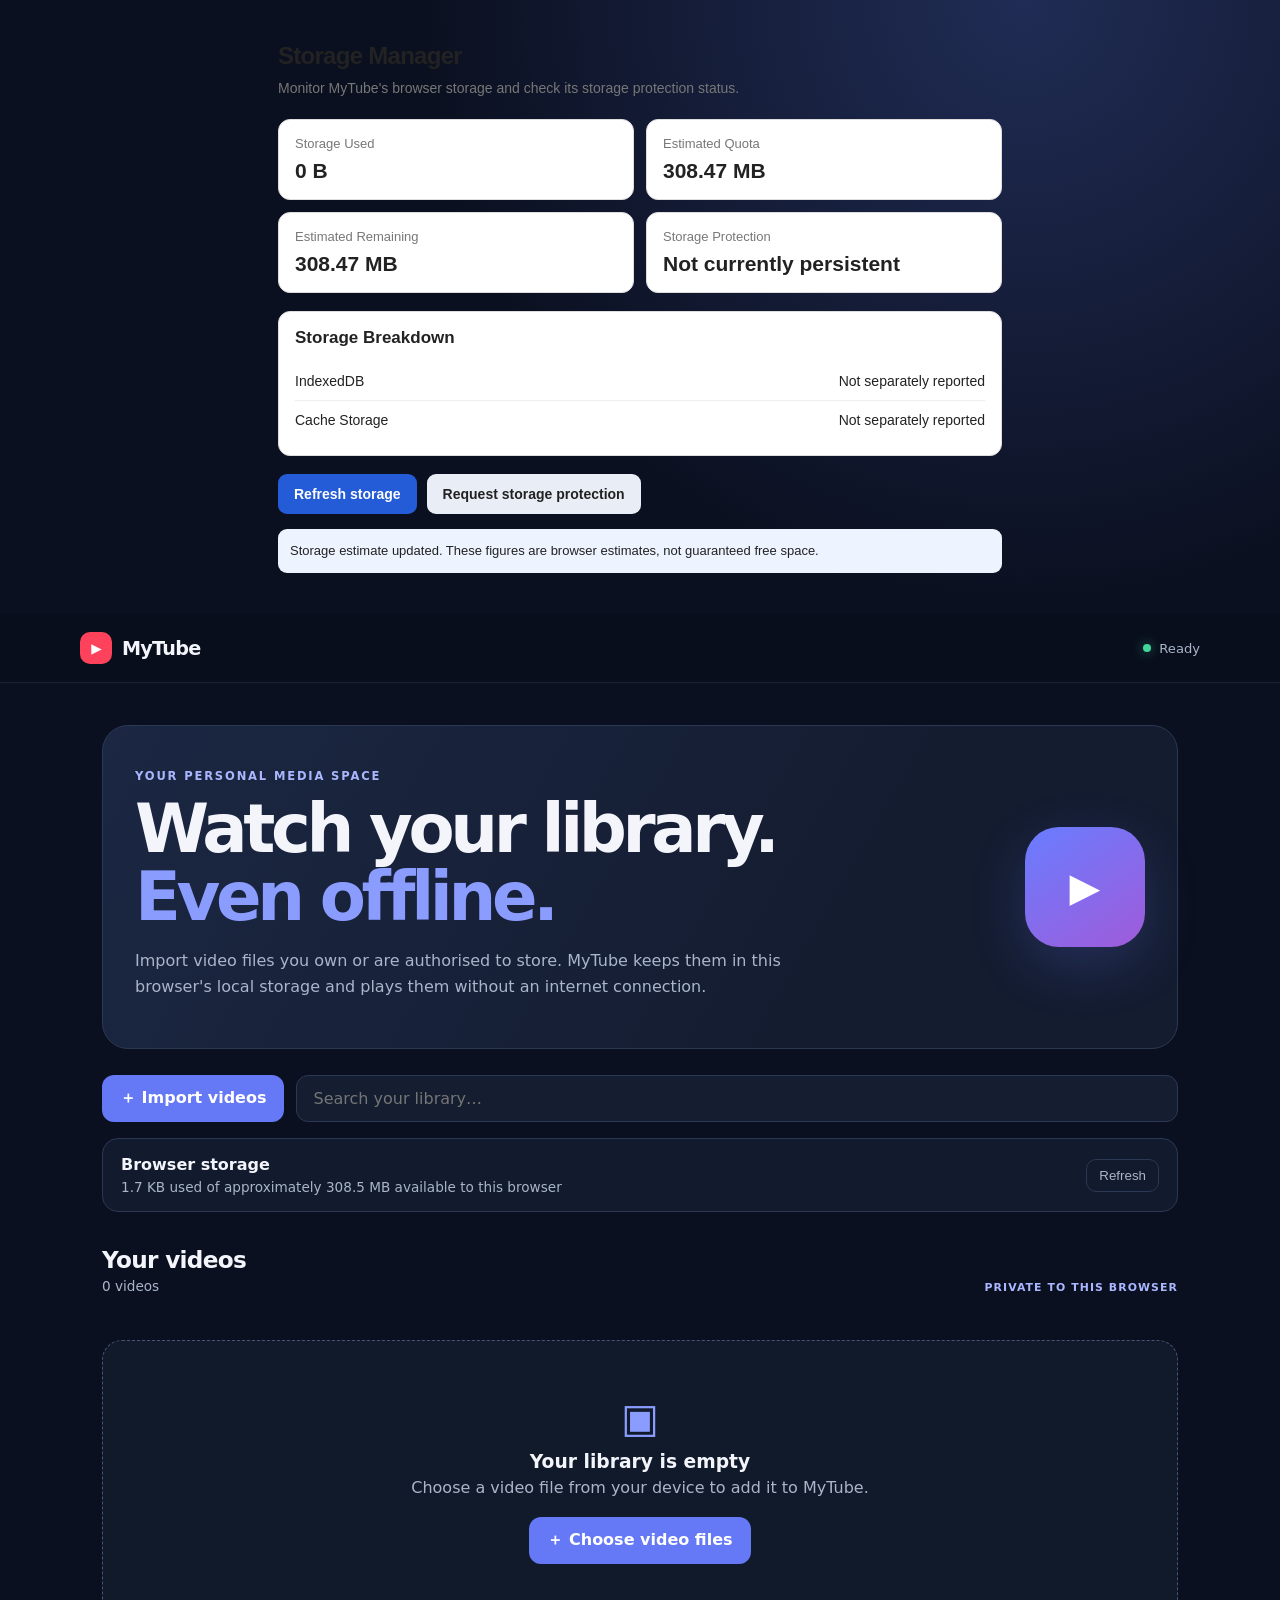
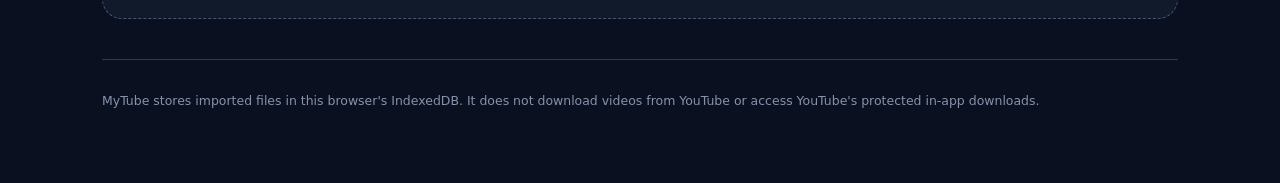
<file: index.html>
<!doctype html>
<html lang="en">
<head>
  <link rel="stylesheet" href="storage-manager.css">
  <meta charset="utf-8">
  <meta name="viewport" content="width=device-width, initial-scale=1">
  <meta name="theme-color" content="#111827">
  <meta name="description" content="A private offline video library stored in this browser.">
  <title>MyTube Offline Library</title>
  <link rel="manifest" href="./manifest.webmanifest">
  <link rel="stylesheet" href="./styles.css">
</head>
  
<body>
  <!-- MyTube Storage Manager -->

<section class="storage-manager" id="storage-manager">

  <h2>Storage Manager</h2>

  <p class="sm-description">
    Monitor MyTube's browser storage and check its storage protection status.
  </p>

  <div class="sm-grid">

    <div class="sm-card">
      <span class="sm-card-label">Storage Used</span>
      <strong class="sm-card-value" id="sm-used">Checking...</strong>
    </div>

    <div class="sm-card">
      <span class="sm-card-label">Estimated Quota</span>
      <strong class="sm-card-value" id="sm-quota">Checking...</strong>
    </div>

    <div class="sm-card">
      <span class="sm-card-label">Estimated Remaining</span>
      <strong class="sm-card-value" id="sm-available">Checking...</strong>
    </div>

    <div class="sm-card">
      <span class="sm-card-label">Storage Protection</span>
      <strong class="sm-card-value" id="sm-persistence">
        Checking...
      </strong>
    </div>

  </div>

  <div class="sm-details">

    <h3>Storage Breakdown</h3>

    <div class="sm-detail-row">
      <span>IndexedDB</span>
      <span id="sm-indexeddb">Checking...</span>
    </div>

    <div class="sm-detail-row">
      <span>Cache Storage</span>
      <span id="sm-cache">Checking...</span>
    </div>

  </div>

  <div class="sm-actions">

    <button
      type="button"
      class="sm-button"
      id="sm-refresh">
      Refresh storage
    </button>

    <button
      type="button"
      class="sm-button sm-button-secondary"
      id="sm-persist">
      Request storage protection
    </button>

  </div>

  <div
    class="sm-message"
    id="sm-message"
    role="status"
    aria-live="polite">
    Checking browser storage...
  </div>

</section>

<!-- End MyTube Storage Manager -->
  <header class="topbar">
    <a class="brand" href="./" aria-label="MyTube home"><span class="brand-mark">▶</span> MyTube</a>
    <span class="offline-indicator"><span class="dot"></span><span id="network-status">Checking connection…</span></span>
  </header>

  <main class="container">
    <section class="hero">
      <div>
        <p class="eyebrow">YOUR PERSONAL MEDIA SPACE</p>
        <h1>Watch your library.<br><span>Even offline.</span></h1>
        <p class="intro">Import video files you own or are authorised to store. MyTube keeps them in this browser's local storage and plays them without an internet connection.</p>
      </div>
      <div class="hero-icon" aria-hidden="true">▶</div>
    </section>

    <section class="toolbar" aria-label="Library controls">
      <label class="import-button" for="video-picker">＋ Import videos</label>
      <input id="video-picker" type="file" accept="video/*,.mp4,.webm,.m4v,.mov,.mkv" multiple hidden>
      <input id="search" class="search" type="search" placeholder="Search your library…" aria-label="Search videos">
    </section>

    <section class="storage-panel">
      <div>
        <strong>Browser storage</strong>
        <p id="storage-info">Checking available storage…</p>
      </div>
      <button id="refresh-storage" class="quiet-button" type="button">Refresh</button>
    </section>

    <div class="section-heading">
      <div>
        <h2>Your videos</h2>
        <p id="video-count">Loading library…</p>
      </div>
      <span class="local-tag">PRIVATE TO THIS BROWSER</span>
    </div>

    <div id="message" class="message" role="status" aria-live="polite"></div>
    <section id="video-grid" class="video-grid" aria-label="Imported videos"></section>

    <section id="empty-state" class="empty-state" hidden>
      <div class="empty-icon">▣</div>
      <h3>Your library is empty</h3>
      <p>Choose a video file from your device to add it to MyTube.</p>
      <label class="import-button" for="video-picker">＋ Choose video files</label>
    </section>

    <footer>
      <p>MyTube stores imported files in this browser's IndexedDB. It does not download videos from YouTube or access YouTube's protected in-app downloads.</p>
    </footer>
  </main>

  <script src="./storage-manager.js" defer></script> <script src="./app.js" defer></script>
</body>
</html>
</file>
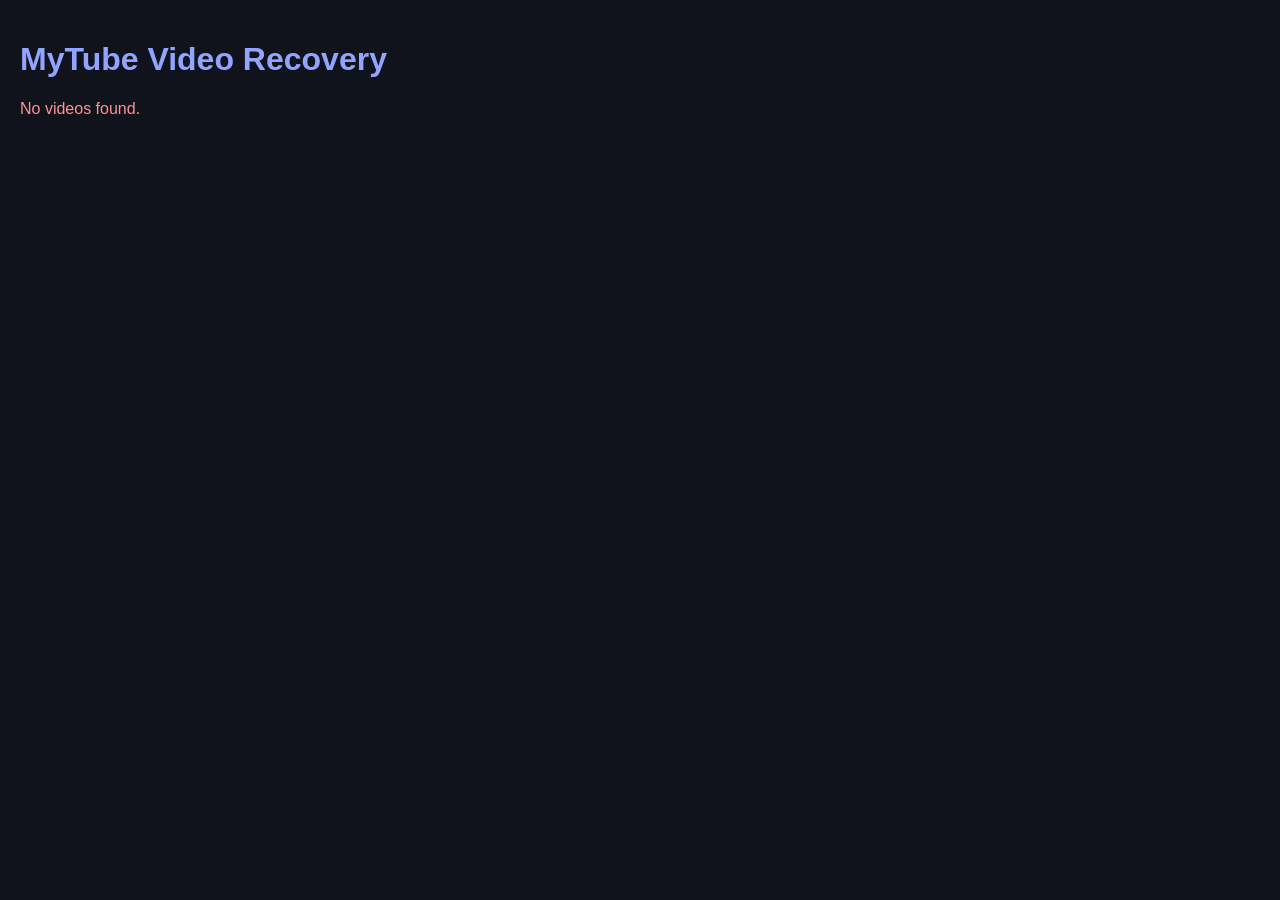
<file: playback-check.html>
<!DOCTYPE html>
<html lang="en">
<head>
  <meta charset="UTF-8">
  <meta name="viewport" content="width=device-width, initial-scale=1">
  <title>MyTube - Video Recovery Test</title>

  <style>
    body {
      margin: 0;
      padding: 20px;
      background: #10131c;
      color: white;
      font-family: Arial, sans-serif;
    }

    h1 {
      color: #91a4ff;
    }

    .video-card {
      background: #202638;
      padding: 16px;
      margin: 20px 0;
      border-radius: 12px;
    }

    video {
      width: 100%;
      max-height: 300px;
      background: black;
      border-radius: 8px;
    }

    .status {
      color: #83e6a5;
    }

    .error {
      color: #ff9292;
    }
  </style>
</head>

<body>

  <h1>MyTube Video Recovery</h1>

  <p id="status">Checking your original video database...</p>

  <div id="video-list"></div>

  <script>
    const DB_NAME = "mytube-library";
    const STORE_NAME = "videos";

    const status = document.getElementById("status");
    const videoList = document.getElementById("video-list");

    const videoUrls = [];

    function loadVideos(db) {
      const transaction = db.transaction(
        STORE_NAME,
        "readonly"
      );

      const store = transaction.objectStore(STORE_NAME);
      const request = store.openCursor();

      let count = 0;

      request.onsuccess = event => {
        const cursor = event.target.result;

        if (!cursor) return;

        const record = cursor.value;

        count++;

        const card = document.createElement("div");
        card.className = "video-card";

        const heading = document.createElement("h3");
        heading.textContent =
          "Video " + count + ": " + record.name;

        const details = document.createElement("p");
        details.textContent =
          "Size: " +
          (record.file?.size
            ? (record.file.size / (1024 * 1024)).toFixed(2) + " MB"
            : "Unknown");

        card.append(heading, details);

        if (record.file instanceof Blob) {
          const player = document.createElement("video");

          player.controls = true;
          player.preload = "metadata";
          player.playsInline = true;

          const url = URL.createObjectURL(record.file);
          videoUrls.push(url);

          player.src = url;

          player.onerror = () => {
            details.textContent +=
              " | Playback error. The file was retrieved, but the browser could not play it.";
          };

          card.append(player);
        } else {
          const warning = document.createElement("p");
          warning.className = "error";
          warning.textContent =
            "Video file object is unavailable.";

          card.append(warning);
        }

        videoList.append(card);

        cursor.continue();
      };

      request.onerror = () => {
        status.textContent = "Could not read video records.";
        status.className = "error";
      };

      transaction.oncomplete = () => {
        status.textContent = count
          ? count + " original video record(s) retrieved successfully."
          : "No videos found.";

        status.className = count ? "status" : "error";

        db.close();
      };

      transaction.onabort = () => {
        status.textContent = "Database reading was interrupted.";
        status.className = "error";
        db.close();
      };
    }

    async function startRecoveryTest() {
      if (!indexedDB.databases) {
        status.textContent =
          "This browser does not support safe database discovery.";

        return;
      }

      try {
        const databases = await indexedDB.databases();

        const existing = databases.find(
          item => item.name === DB_NAME
        );

        if (!existing) {
          status.textContent =
            "Original database not found. No new database was created.";

          return;
        }

        const request = indexedDB.open(DB_NAME);

        request.onupgradeneeded = () => {
          request.transaction.abort();
          status.textContent =
            "Unexpected upgrade request. Aborted for safety.";
        };

        request.onerror = () => {
          status.textContent =
            "Database error: " + request.error;

        };

        request.onsuccess = () => {
          const db = request.result;

          if (!db.objectStoreNames.contains(STORE_NAME)) {
            status.textContent = "Videos store not found.";
            db.close();
            return;
          }

          loadVideos(db);
        };

      } catch (error) {
        status.textContent =
          "Recovery test failed: " + error.message;
      }
    }

    window.addEventListener("beforeunload", () => {
      videoUrls.forEach(url => URL.revokeObjectURL(url));
    });

    startRecoveryTest();
  </script>

</body>
</html>
</file>
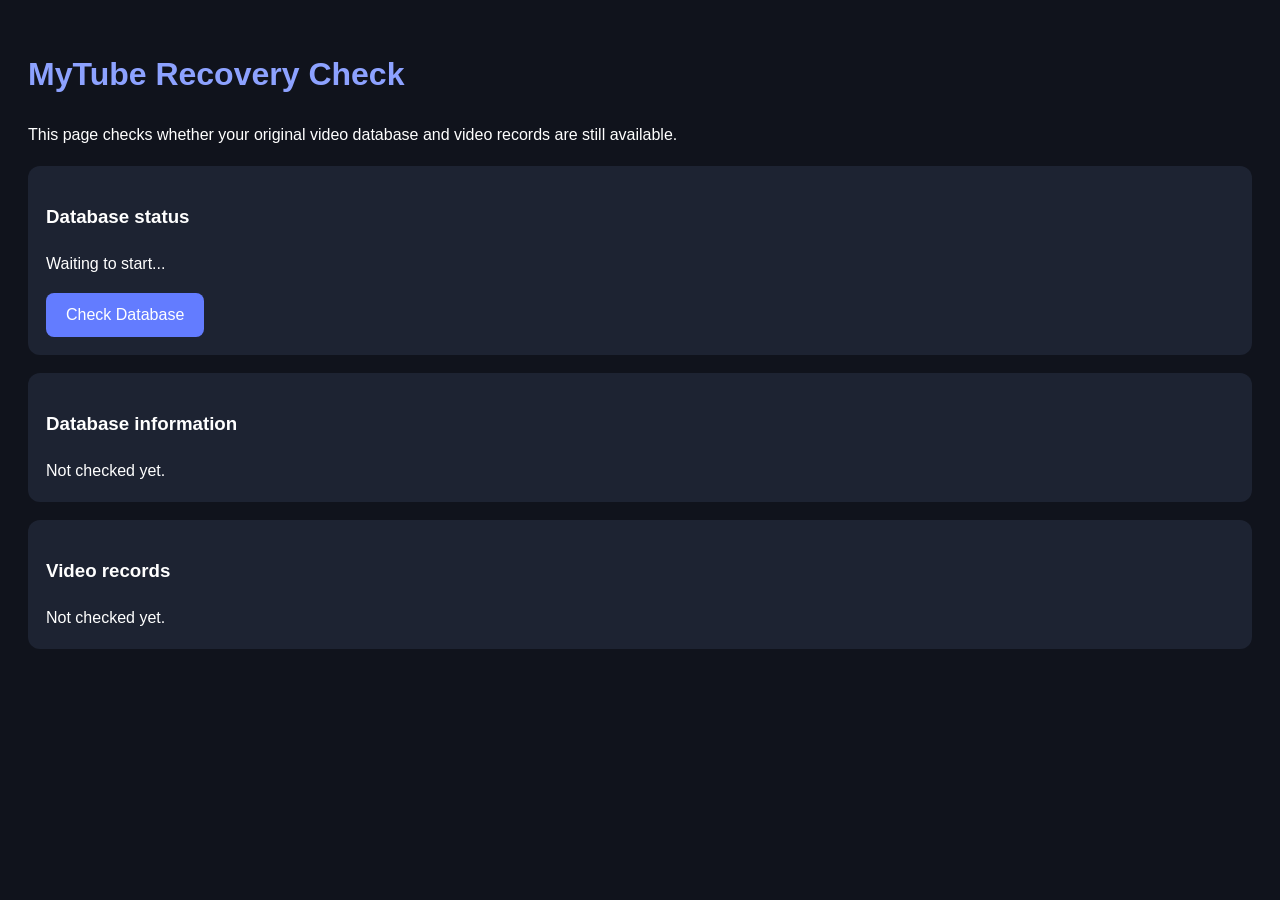
<file: recovery-check.html>
<!DOCTYPE html>
<html lang="en">
<head>
  <meta charset="UTF-8">
  <meta name="viewport" content="width=device-width, initial-scale=1.0">
  <title>MyTube - Recovery Check</title>

  <style>
    body {
      font-family: Arial, sans-serif;
      background: #10131c;
      color: #ffffff;
      padding: 20px;
      line-height: 1.6;
    }

    h1 {
      color: #8da2ff;
    }

    .panel {
      background: #1d2332;
      padding: 18px;
      border-radius: 12px;
      margin-top: 18px;
      overflow-wrap: anywhere;
    }

    button {
      background: #637cff;
      color: white;
      border: none;
      padding: 13px 20px;
      border-radius: 8px;
      font-size: 16px;
      cursor: pointer;
    }

    .video {
      border-bottom: 1px solid #42495a;
      padding: 12px 0;
    }

    .success {
      color: #76e6a1;
    }

    .error {
      color: #ff9292;
    }

    .warning {
      color: #ffd477;
    }
  </style>
</head>

<body>

  <h1>MyTube Recovery Check</h1>

  <p>
    This page checks whether your original video database
    and video records are still available.
  </p>

  <div class="panel">
    <h3>Database status</h3>
    <p id="status">Waiting to start...</p>
    <button id="check-button">Check Database</button>
  </div>

  <div class="panel">
    <h3>Database information</h3>
    <div id="database-info">Not checked yet.</div>
  </div>

  <div class="panel">
    <h3>Video records</h3>
    <div id="video-list">Not checked yet.</div>
  </div>

  <script>
    const DB_NAME = "mytube-library";
    const STORE_NAME = "videos";

    const status = document.getElementById("status");
    const databaseInfo = document.getElementById("database-info");
    const videoList = document.getElementById("video-list");
    const checkButton = document.getElementById("check-button");

    function showStatus(message, className = "") {
      status.className = className;
      status.textContent = message;
    }

    function formatBytes(bytes) {
      if (!Number.isFinite(bytes)) return "Unknown";

      const units = ["B", "KB", "MB", "GB", "TB"];
      let value = bytes;
      let unit = 0;

      while (value >= 1024 && unit < units.length - 1) {
        value /= 1024;
        unit++;
      }

      return value.toFixed(2) + " " + units[unit];
    }

    function inspectDatabase() {
      if (!indexedDB.databases) {
        showStatus(
          "This Chrome version does not support safe database discovery.",
          "warning"
        );

        databaseInfo.textContent =
          "No database was opened. We avoided opening a possibly new database.";

        return;
      }

      showStatus("Checking existing databases...");

      indexedDB.databases()
        .then(databases => {
          const existing = databases.find(
            database => database.name === DB_NAME
          );

          if (!existing) {
            showStatus(
              "The original database was not found in this browser origin.",
              "error"
            );

            databaseInfo.textContent =
              "Database: mytube-library — Not found.";

            videoList.textContent =
              "No database was opened or created.";

            return;
          }

          databaseInfo.textContent =
            "Database: " + DB_NAME +
            " | Version: " + existing.version;

          openExistingDatabase();
        })
        .catch(error => {
          showStatus(
            "Could not inspect databases: " + error.message,
            "error"
          );
        });
    }

    function openExistingDatabase() {
      showStatus("Opening the existing database in read-only mode...");

      // No version is specified.
      // This function is only called after confirming
      // that the database already exists.

      const request = indexedDB.open(DB_NAME);

      request.onerror = () => {
        showStatus(
          "Database opening failed: " + request.error,
          "error"
        );
      };

      request.onupgradeneeded = () => {
        // Safety guard: never create or upgrade a database.
        request.transaction.abort();

        showStatus(
          "Unexpected database upgrade request. Aborted for safety.",
          "warning"
        );
      };

      request.onsuccess = () => {
        const db = request.result;

        db.onversionchange = () => db.close();

        if (!db.objectStoreNames.contains(STORE_NAME)) {
          showStatus(
            "Database exists, but the videos store is missing.",
            "warning"
          );

          videoList.textContent = "Videos store not found.";

          db.close();
          return;
        }

        readVideoRecords(db);
      };
    }

    function readVideoRecords(db) {
      let transaction;

      try {
        transaction = db.transaction(STORE_NAME, "readonly");
      } catch (error) {
        showStatus(
          "Could not read database: " + error.message,
          "error"
        );

        db.close();
        return;
      }

      const store = transaction.objectStore(STORE_NAME);
      const countRequest = store.count();
      const records = [];

      const cursorRequest = store.openCursor();

      countRequest.onerror = () => {
        showStatus("Could not count video records.", "error");
      };

      cursorRequest.onsuccess = event => {
        const cursor = event.target.result;

        if (!cursor) return;

        const record = cursor.value;

        records.push({
          name: record.name || "Unnamed video",
          size: Number(record.size) || 0,
          type: record.type || "Unknown",
          hasFile: !!record.file,
          fileSize: record.file?.size ?? null,
          id: record.id || "Unknown"
        });

        cursor.continue();
      };

      cursorRequest.onerror = () => {
        showStatus("Could not read video records.", "error");
      };

      transaction.oncomplete = () => {
        const count = countRequest.result;

        showStatus(
          "Database successfully inspected.",
          "success"
        );

        databaseInfo.textContent =
          "Database: " + DB_NAME +
          " | Videos store: " + STORE_NAME +
          " | Video records: " + count;

        videoList.replaceChildren();

        if (count === 0) {
          videoList.textContent =
            "The database exists, but contains zero video records.";
        }

        records.forEach(record => {
          const item = document.createElement("div");
          item.className = "video";

          const name = document.createElement("strong");
          name.textContent = record.name;

          const details = document.createElement("p");
          details.textContent =
            "Recorded size: " + formatBytes(record.size) +
            " | File object: " + (record.hasFile ? "Present" : "Missing") +
            " | File size: " +
            (record.fileSize === null
              ? "Unknown"
              : formatBytes(record.fileSize));

          const type = document.createElement("p");
          type.textContent = "Type: " + record.type;

          item.append(name, details, type);
          videoList.append(item);
        });

        if (count > 0) {
          const note = document.createElement("p");
          note.className = "success";
          note.textContent =
            "Video records were found. Do not modify the database.";
          videoList.append(note);
        }

        db.close();
      };

      transaction.onerror = () => {
        showStatus(
          "Database read failed: " +
          (transaction.error?.message || "Unknown error"),
          "error"
        );

        db.close();
      };

      transaction.onabort = () => {
        showStatus("Database read was aborted.", "error");
        db.close();
      };
    }

    checkButton.addEventListener("click", () => {
      checkButton.disabled = true;

      inspectDatabase();

      setTimeout(() => {
        checkButton.disabled = false;
      }, 3000);
    });
  </script>

</body>
</html>
</file>
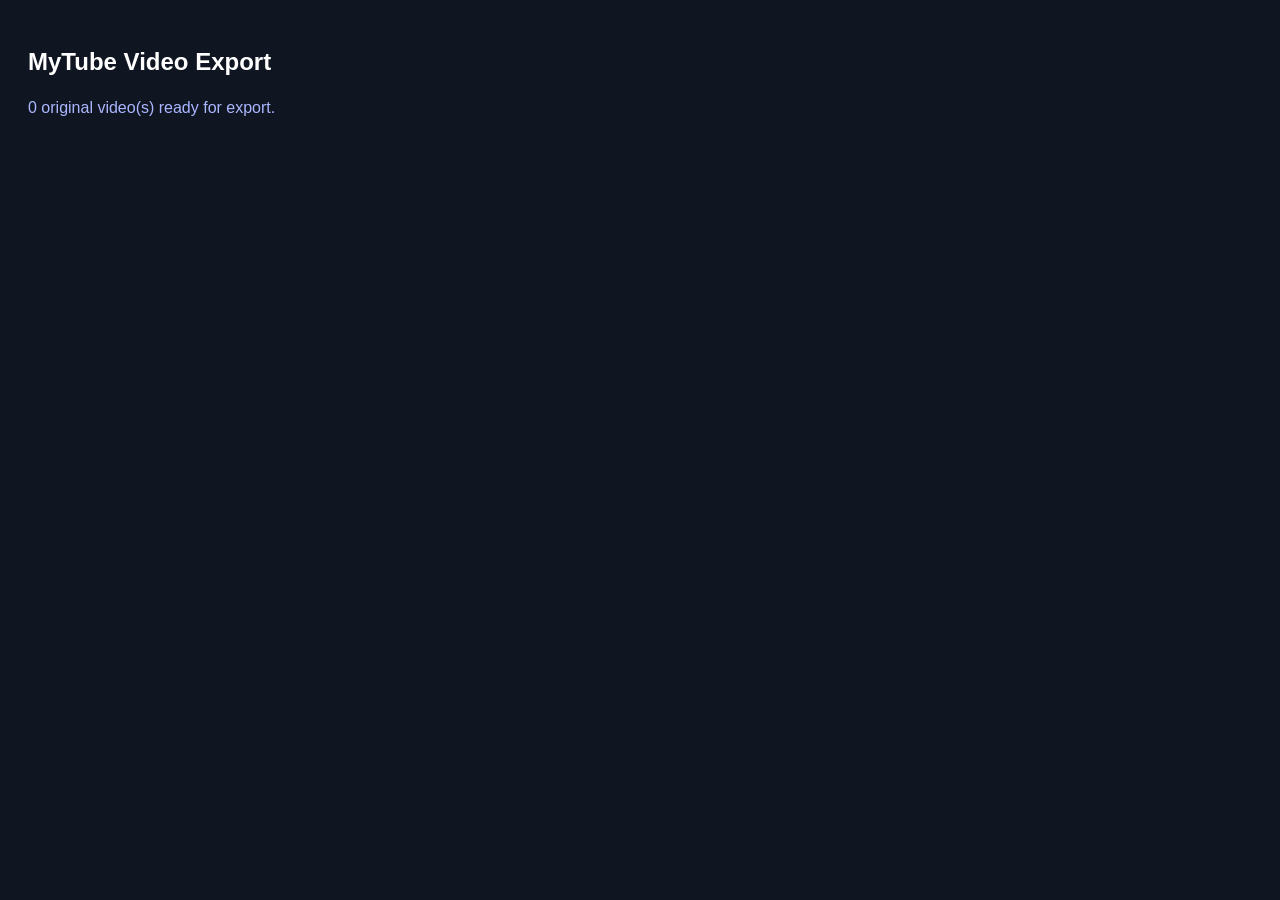
<file: video-export.html>
<!DOCTYPE html>
<html lang="en">
<head>
  <meta charset="UTF-8">
  <meta name="viewport" content="width=device-width, initial-scale=1">
  <title>MyTube Video Export</title>

  <style>
    body {
      font-family: Arial, sans-serif;
      background: #101522;
      color: white;
      padding: 20px;
    }

    .video-card {
      background: #202a3b;
      padding: 16px;
      margin: 14px 0;
      border-radius: 12px;
    }

    button {
      background: #536dfe;
      color: white;
      border: 0;
      padding: 12px 18px;
      border-radius: 8px;
      font-size: 16px;
      margin-top: 10px;
    }

    #status {
      color: #aab7ff;
      line-height: 1.5;
    }
  </style>
</head>

<body>
  <h2>MyTube Video Export</h2>

  <p id="status">Checking your original videos...</p>
  <div id="video-list"></div>

  <script>
    const DB_NAME = "mytube-library";
    const STORE_NAME = "videos";

    const status = document.getElementById("status");
    const list = document.getElementById("video-list");

    function formatBytes(bytes) {
      return (bytes / (1024 * 1024)).toFixed(2) + " MB";
    }

    async function loadVideos() {
      try {
        if (!indexedDB.databases) {
          status.textContent =
            "This browser cannot safely check the existing database.";
          return;
        }

        const databases = await indexedDB.databases();

        const exists = databases.some(
          database => database.name === DB_NAME
        );

        if (!exists) {
          status.textContent = "MyTube database not found.";
          return;
        }

        const request = indexedDB.open(DB_NAME);

        request.onupgradeneeded = () => {
          request.transaction.abort();
        };

        request.onerror = () => {
          status.textContent = "Could not open the existing database.";
        };

        request.onsuccess = () => {
          const db = request.result;

          if (!db.objectStoreNames.contains(STORE_NAME)) {
            status.textContent = "Videos store not found.";
            db.close();
            return;
          }

          const transaction = db.transaction(
            STORE_NAME,
            "readonly"
          );

          const store = transaction.objectStore(STORE_NAME);
          const cursorRequest = store.openCursor();

          let found = 0;

          cursorRequest.onsuccess = () => {
            const cursor = cursorRequest.result;

            if (!cursor) {
              status.textContent =
                found + " original video(s) ready for export.";

              db.close();
              return;
            }

            const record = cursor.value;

            if (record.file instanceof Blob) {
              found++;

              const card = document.createElement("div");
              card.className = "video-card";

              const name = document.createElement("h3");
              name.textContent = record.name;

              const size = document.createElement("p");
              size.textContent = formatBytes(record.file.size);

              const button = document.createElement("button");
              button.textContent = "Download original video";

              const url = URL.createObjectURL(record.file);

              button.addEventListener("click", () => {
                const link = document.createElement("a");

                link.href = url;
                link.download = record.name;

                document.body.appendChild(link);
                link.click();
                link.remove();
              });

              card.append(name, size, button);
              list.appendChild(card);
            }

            cursor.continue();
          };

          cursorRequest.onerror = () => {
            status.textContent =
              "Could not read the video records.";
            db.close();
          };
        };

      } catch (error) {
        status.textContent =
          "Export page error: " + error.message;
      }
    }

    loadVideos();
  </script>
</body>
</html>
</file>
<file: storage-manager.css>
/* MyTube Storage Manager */

.storage-manager {
  max-width: 760px;
  margin: 24px auto;
  padding: 18px;
  color: var(--text-color, #222);
  font-family: Arial, sans-serif;
}

.storage-manager h2 {
  margin: 0 0 8px;
  font-size: 24px;
}

.sm-description {
  margin: 0 0 20px;
  color: var(--secondary-text, #777);
  line-height: 1.5;
  font-size: 14px;
}

.sm-grid {
  display: grid;
  grid-template-columns: repeat(2, minmax(0, 1fr));
  gap: 12px;
}

.sm-card {
  padding: 16px;
  border: 1px solid var(--border-color, #ddd);
  border-radius: 12px;
  background: var(--card-background, #fff);
  min-width: 0;
}

.sm-card-label {
  display: block;
  margin-bottom: 8px;
  color: var(--secondary-text, #777);
  font-size: 13px;
}

.sm-card-value {
  display: block;
  font-size: 21px;
  font-weight: 700;
  overflow-wrap: anywhere;
}

.sm-details {
  margin-top: 18px;
  padding: 16px;
  border: 1px solid var(--border-color, #ddd);
  border-radius: 12px;
  background: var(--card-background, #fff);
}

.sm-details h3 {
  margin: 0 0 14px;
  font-size: 17px;
}

.sm-detail-row {
  display: flex;
  justify-content: space-between;
  align-items: center;
  gap: 12px;
  padding: 11px 0;
  border-bottom: 1px solid var(--border-color, #eee);
  font-size: 14px;
}

.sm-detail-row:last-child {
  border-bottom: 0;
}

.sm-detail-row span:last-child {
  text-align: right;
  overflow-wrap: anywhere;
}

.sm-actions {
  display: flex;
  flex-wrap: wrap;
  gap: 10px;
  margin-top: 18px;
}

.sm-button {
  border: 0;
  border-radius: 9px;
  padding: 12px 16px;
  font-size: 14px;
  font-weight: 600;
  cursor: pointer;
  background: var(--button-background, #245bd6);
  color: var(--button-text, #fff);
}

.sm-button:disabled {
  opacity: 0.6;
  cursor: not-allowed;
}

.sm-button-secondary {
  background: var(--secondary-button-background, #e9edf5);
  color: var(--text-color, #222);
}

.sm-message {
  margin-top: 15px;
  padding: 12px;
  border-radius: 9px;
  background: var(--notice-background, #eef4ff);
  color: var(--text-color, #222);
  font-size: 13px;
  line-height: 1.5;
}

.sm-message.sm-error {
  background: #fff0f0;
  color: #a32121;
}

@media (max-width: 420px) {
  .storage-manager {
    padding: 12px;
  }

  .sm-grid {
    grid-template-columns: 1fr;
  }

  .sm-card-value {
    font-size: 19px;
  }

  .sm-button {
    width: 100%;
  }
  }
</file>
<file: styles.css>
:root {
  color-scheme: dark;
  --bg: #0b1020;
  --panel: #151d31;
  --panel-2: #1b2740;
  --text: #f3f5fb;
  --muted: #aab5ca;
  --accent: #8b9cff;
  --accent-2: #6578f5;
  --border: #2b3854;
  font-family: Inter, ui-sans-serif, system-ui, -apple-system, BlinkMacSystemFont, "Segoe UI", sans-serif;
}
* { box-sizing: border-box; }
body { margin: 0; background: radial-gradient(circle at 80% 0%, #202c55 0, var(--bg) 38rem); color: var(--text); min-height: 100vh; }
.topbar { height: 68px; padding: 0 max(22px, calc((100vw - 1120px)/2)); display:flex; align-items:center; justify-content:space-between; border-bottom:1px solid rgba(255,255,255,.08); background:rgba(9,14,28,.72); }
.brand { color:var(--text); text-decoration:none; font-weight:800; font-size:1.2rem; letter-spacing:-.04em; display:flex; gap:10px; align-items:center; }
.brand-mark { display:grid; place-items:center; width:32px; height:32px; border-radius:10px; background:#ff425b; color:white; font-size:.85rem; }
.offline-indicator { display:flex; align-items:center; gap:8px; color:var(--muted); font-size:.82rem; }
.dot { width:8px; height:8px; border-radius:50%; background:#43d69b; box-shadow:0 0 12px #43d69b88; }
.container { max-width:1120px; margin:auto; padding:42px 22px 60px; }
.hero { display:flex; justify-content:space-between; align-items:center; gap:24px; padding:32px; border:1px solid var(--border); border-radius:26px; background:linear-gradient(120deg, #1b2743, #141c30 70%); }
.eyebrow { color:#aab7ff; font-size:.72rem; letter-spacing:.16em; font-weight:800; }
h1 { margin:10px 0 12px; font-size:clamp(2.3rem, 6vw, 4.2rem); line-height:1.02; letter-spacing:-.065em; }
h1 span { color:var(--accent); }
.intro { max-width:650px; color:var(--muted); line-height:1.65; }
.hero-icon { flex:0 0 120px; height:120px; border-radius:34px; display:grid; place-items:center; font-size:2.5rem; color:white; background:linear-gradient(145deg,#687dff,#a05bda); box-shadow:0 18px 55px #687dff33; }
.toolbar { display:flex; gap:12px; margin:26px 0 16px; }
.import-button { display:inline-flex; align-items:center; justify-content:center; border:0; border-radius:12px; padding:13px 18px; background:var(--accent-2); color:white; font-weight:750; cursor:pointer; }
.import-button:hover { filter:brightness(1.12); }
.search { flex:1; min-width:0; border:1px solid var(--border); border-radius:12px; padding:0 16px; background:var(--panel); color:var(--text); font:inherit; }
.storage-panel { display:flex; justify-content:space-between; align-items:center; gap:12px; border:1px solid var(--border); background:rgba(21,29,49,.8); border-radius:16px; padding:16px 18px; }
.storage-panel p, .section-heading p { margin:5px 0 0; color:var(--muted); font-size:.85rem; }
.quiet-button, .delete-button { border:1px solid var(--border); color:var(--muted); background:transparent; padding:8px 12px; border-radius:10px; cursor:pointer; }
.section-heading { display:flex; align-items:end; justify-content:space-between; gap:12px; margin:34px 0 16px; }
h2 { margin:0; font-size:1.45rem; letter-spacing:-.03em; }
.local-tag { color:#aab7ff; font-size:.68rem; letter-spacing:.1em; font-weight:800; }
.video-grid { display:grid; grid-template-columns:repeat(auto-fill,minmax(250px,1fr)); gap:18px; }
.video-card { min-width:0; overflow:hidden; border:1px solid var(--border); border-radius:17px; background:var(--panel); }
.video-card video { display:block; width:100%; aspect-ratio:16/9; background:#05070c; object-fit:contain; }
.video-details { padding:13px; }
.video-title { margin:0 0 7px; font-weight:750; overflow-wrap:anywhere; }
.video-meta { color:var(--muted); font-size:.78rem; display:flex; flex-wrap:wrap; gap:8px; }
.card-actions { display:flex; justify-content:space-between; align-items:center; margin-top:12px; }
.delete-button { color:#ff9da8; border-color:#633846; }
.message { min-height:22px; color:#aab7ff; font-size:.88rem; margin:8px 0; }
.empty-state { text-align:center; padding:54px 20px; border:1px dashed #465575; border-radius:20px; background:#111a2b; }
.empty-state h3 { margin:10px 0 6px; }
.empty-state p { color:var(--muted); margin:0 0 20px; }
.empty-icon { font-size:2.5rem; color:var(--accent); }
footer { margin-top:40px; color:#8592aa; font-size:.78rem; line-height:1.6; border-top:1px solid var(--border); padding-top:18px; }
[hidden] { display:none !important; }
@media (max-width:620px) {
  .container { padding:25px 15px 45px; }
  .hero { padding:23px; }
  .hero-icon { flex-basis:70px; height:70px; border-radius:22px; font-size:1.6rem; }
  .toolbar { flex-direction:column; }
  .search { min-height:46px; }
  .local-tag { display:none; }
}
</file>
